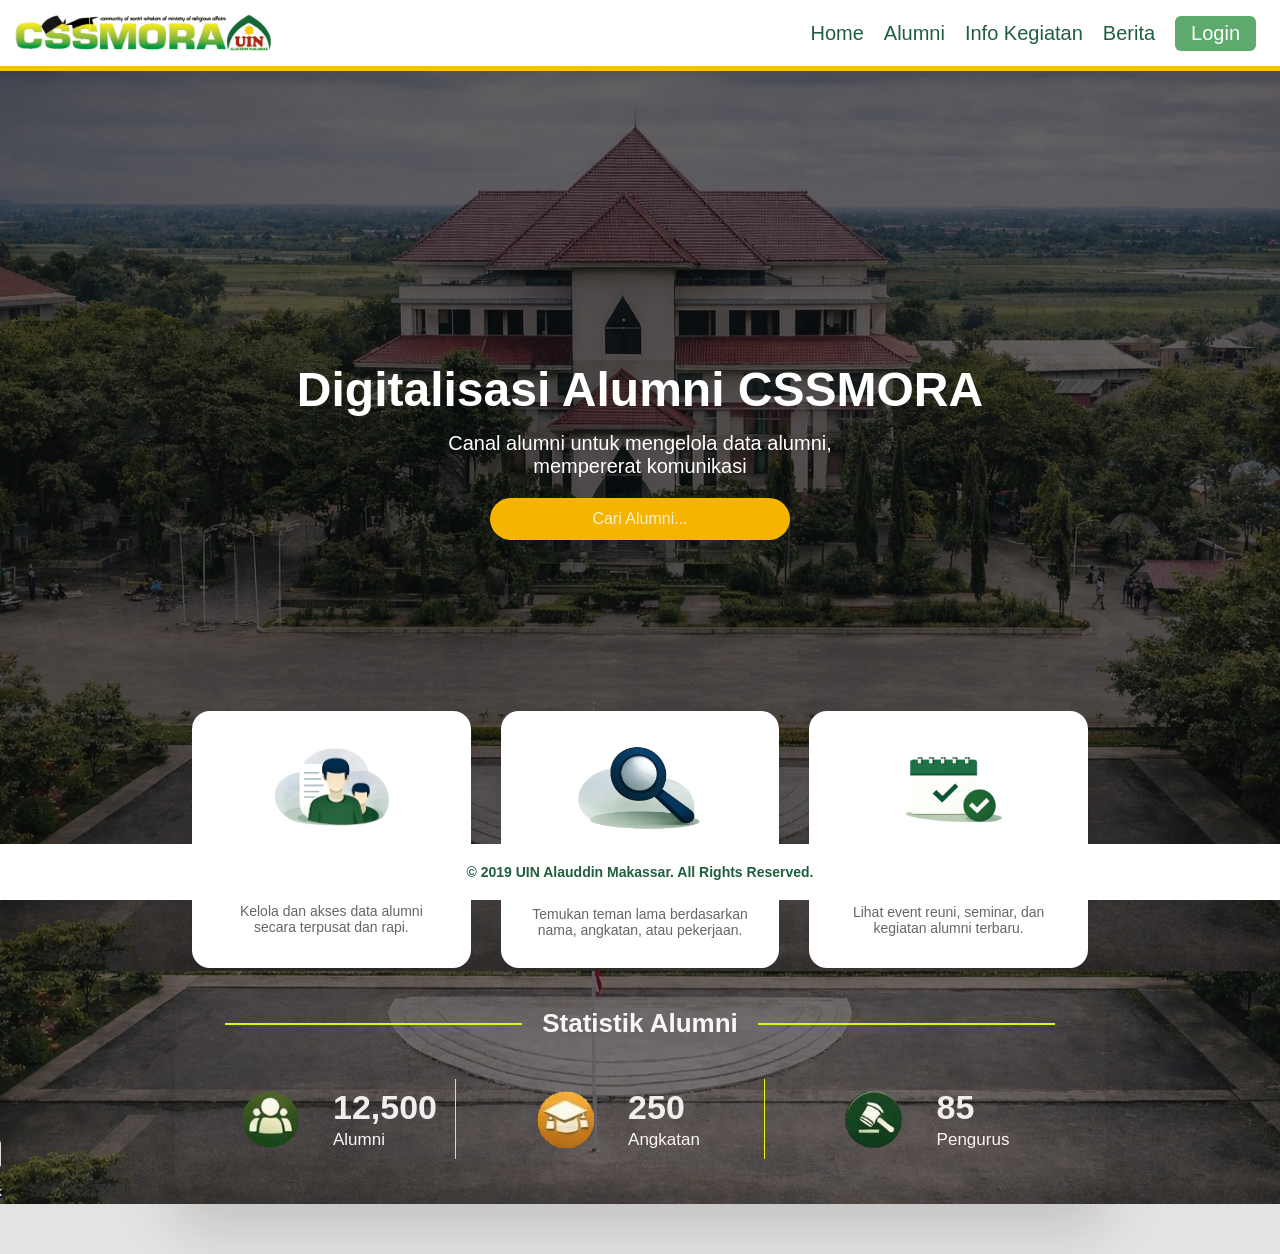
<file: home/index.html>
<!DOCTYPE html>
<html lang="id">
<head>
    <meta charset="UTF-8">
    <title>CSSMORA Alumni</title>
    <link rel="stylesheet" href="../home/styles.css">
    
</head>
<body>

<!-- NAVBAR -->
<header>
    <div class="container nav">
        <img src="cssmora.jpeg" class="logo-img">
        <nav>
    <a href="../home/index.html">Home</a>
    <a href="../ALUMNI/index.php">Alumni</a>
     <a href="../INFO/index.php">Info Kegiatan</a>
    <a href="../berita/index.html">Berita</a>
    <a href="../login/index.php" class="login">Login</a>
</nav>
    </div>
</header>


<!-- HERO SECTION -->
<section class="hero">
    <div class="overlay"></div>
    <div class="hero-content">
        
        <h1>Digitalisasi Alumni CSSMORA</h1>
        <p>Canal alumni untuk mengelola data alumni, <br>mempererat komunikasi </p>
        
        <form action="../ALUMNI/index.php" method="GET" class="form-hero-kuning">
            <input type="text" name="cari" placeholder="Cari Alumni..." class="input-cari-kuning">
            <button type="submit" style="display:none;"></button>
        </form>
        </div>
</section>
<!-- FITUR -->
<section class="fitur container">
    <div class="card">
    <img src="orang2.png" alt="Data Alumni" class="card-icon">
    <h3>Data Alumni</h3>
    <hr>
    <p>Kelola dan akses data alumni secara terpusat dan rapi.</p>
</div>
<div class="card">
    <img src="cari.png" alt="Cari Alumni" class="card-icon">
    <h3>Cari Alumni</h3>
    <hr>
    <p>Temukan teman lama berdasarkan nama, angkatan, atau pekerjaan.</p>
</div>
<div class="card">
    <img src="info2.png" alt="Info Kegiatan" class="card-icon">
    <h3>Info Kegiatan</h3>
    <hr>
    <p>Lihat event reuni, seminar, dan kegiatan alumni terbaru.</p>
</div>

</section>
<!-- STATISTIK -->
<section class="statistik">
    <div class="stat-box">

        <div class="stat-title">
            <div class="garis"></div>
            <h2>Statistik Alumni</h2>
            <div class="garis"></div>
        </div>

        <div class="stat-content">

            <div class="stat-item">
                <div class="stat-icon hijau">
                    <img src="../home/alumni.png">
                </div>
                <div>
                    <h3>12,500</h3>
                    <p>Alumni</p>
                </div>

                <div class="social-media">
    <h4>Follow Us</h4>

    <div class="social-icons">
    <a href="https://www.facebook.com/cssmora.nasional" target="_blank" class="icon-link">
        <div class="icon-box">
            <img src="../img/fb.png">
            <span>Facebook</span>
        </div>
    </a>

    <a href=" https://l.instagram.com/?u=https%3A%2F%2Flinktr.ee%2Fcssmorauinam8%3Futm_source%3Dig%26utm_medium%3Dsocial%26utm_content%3Dlink_in_bio%26fbclid%3DPAZXh0bgNhZW0CMTEAc3J0YwZhcHBfaWQMMjU2MjgxMDQwNTU4AAGn4TyTwmgG8ekVo2SjE6OYF9p08zvt8YLM1NXkhTU0qIxYwUdqmaOFGg0RURk_aem_JEyHV66PhD1UrA0DRbMJJA&e=AT7cuDwrzSRG-_j6G393Bmd4rNdxxm9IVHJuXkDAOnKYhB5HFTtULr18udG-a2jfJtTHElc53EwuaU4K384hiVUGXo43R5MsdH6scipC2Q " target="_blank" class="icon-link">
        <div class="icon-box">
            <img src="../img/ig.png">
            <span>Instagram</span>
        </div>
    </a>

    <a href="http://www.youtube.com/@cssmorauinam" target="_blank" class="icon-link">
        <div class="icon-box">
            <img src="../img/yt.png">
            <span>YouTube</span>
        </div>
    </a>

    <a href="https://www.tiktok.com/@cssmorauinam?is_from_webapp=1&sender_device=pc" target="_blank" class="icon-link">
        <div class="icon-box">
            <img src="../img/tt.png">
            <span>TikTok</span>
        </div>
    </a>
</div>
            </div>

            <div class="stat-divider"></div>

            <div class="stat-item">
                <div class="stat-icon emas">
                    <img src="../home/topi.png">
                </div>
                <div>
                    <h3>250</h3>
                    <p>Angkatan</p>
                </div>
            </div>

            <div class="stat-divider"></div>

            <div class="stat-item">
                <div class="stat-icon hijau">
                    <img src="../home/palu.png">
                </div>
                <div>
                    <h3>85</h3>
                    <p>Pengurus</p>
                </div>
            </div>

        </div>

    </div>
</section>



<!-- FOOTER -->
<footer class="footer">
    © 2019 UIN Alauddin Makassar. All Rights Reserved.
</footer>
</body>
</html>
</file>
<file: home/styles.css>
/* ================= RESET */
* {
    margin: 0;
    padding: 0;
    box-sizing: border-box;
}

/* BODY  */
body {
    font-family: Arial, sans-serif;
    background: #e3e3e3;
    padding-bottom: 50px;  /* supaya konten tidak ketutup footer */
}


/* CONTAINER */
.container {
    width: 90%;
    margin: auto;
}

.page-content {
    min-height: 90vh;
    padding: 60px 0;
}

/* ================= NAVBAR ================= */
header {
    background: #ffffff;
    padding: 13px 0;
    border-bottom: 5px solid #f8c20f;

    position: sticky;
    top: 0;
    z-index: 9999;
}
.nav {
    display: flex;
    justify-content: space-between;
    align-items: center;
}

.logo-img {
    height: 40px;
    object-fit: contain;
    margin-left: -50px;
}

nav {
    display: flex;
    gap: 20px;
    margin-right: -40px;
}

nav a {
    color: #1f5f3f;
    text-decoration: none;
    font-size: 20px;
    font-weight: 500;
    transition: 0.3s;
    display: flex;
    align-items: center;
}

.login {
    background: #5daa6c;
    color: white !important;
    padding: 6px 16px;
    border-radius: 6px;
    display: flex;
    align-items: center;
}

.login-btn:hover {
    background: #144d32;
    color: white;
}

nav a:hover {
    color: #d4af37;
}

/* ================= HERO ================= */
.hero {
    position: relative;
    width: 100%;
    height: 100vh;
    background-image: url('../img/gedung.jpeg');
    background-size: cover;
    background-position: center 10%;
    background-repeat: no-repeat;
    display: flex;
    align-items: center;
    justify-content: center;
    text-align: center;
    color: white;
}

.overlay {
    position: absolute;
    width: 100%;
    height: 100%;
    background: rgba(0,0,0,0.6);
}

.hero-content {
    position: relative;
    z-index: 2;
     transform: translateY(-70px); /* naik 50px */
}
.hero h1 {
    font-size: 48px;
    margin-bottom: 15px;
}

.hero p {
    font-size: 20px;
    margin-bottom: 20px;
}

.btn {
    background: #f4b400;
    padding: 10px 18px;
    border-radius: 6px;
    text-decoration: none;
    color: white;
    font-weight: bold;
    transition: 0.3s;
}

.btn:hover {
    background: #d99a00;
}
/* ====FITUR==== */
.fitur {
    position: relative;
    z-index: 5;
    margin-top: -260px;

    display: grid;
    grid-template-columns: repeat(3, 1fr);
    gap: 30px;

    width: 70%;
    margin-left: auto;
    margin-right: auto;
}

.card {
    background: white;
    padding: 30px;
    border-radius: 18px;
    box-shadow: 0 15px 35px rgba(0,0,0,0.1);
    text-align: center;

    display: flex;
    flex-direction: column;
    align-items: center;
    justify-content: center;

    min-height: 230px;
    transition: 0.3s;
}

.card:hover {
    transform: translateY(-5px);
}

.card-icon {
    width: 140px;
    margin-bottom: 15px;
}

.card h3 {
    margin-bottom: 10px;
}

.card hr {
    width: 60%;
    margin: 10px auto;
    border: 0;
    border-top: 1px solid #ddd;
}

.card p {
    color: #666;
    font-size: 14px;
}
/* ================= STATISTIK ================= */
.statistik {
     padding: 0px 20px; 
     display: flex; 
     justify-content: center;
      background: linear-gradient(rgba(0,0,0,0.5), rgba(0,0,0,0.5)),
       url('../img/p.jpeg') center/cover no-repeat; } 
       
.stat-box {
     padding: 40px 50px;
     border-radius: 25px; 
     width: 75%; 
     max-width: 1000px; 
     box-shadow: 0 25px 60px rgba(0,0,0,0.15); 
    } 
    
    /* JUDUL */ 
.stat-title { 
    display: flex; 
    align-items: center; 
    justify-content: center;
     margin-bottom: 35px; gap: 20px; 
} 
.stat-title h2 {
     font-size: 26px; 
     font-weight: 600; 
     color: #faf6f6; 
 } 
 .garis {
     flex: 1; 
     height: 2px; background: #daf418; } 
     
/* CONTENT */ 

.stat-content { 
    display: flex; 
    align-items: center;
     justify-content: space-between; } 
     
/* ITEM STATISTIK */
.stat-item {
    display: flex;
    align-items: center;
    gap: 18px;
    flex: 1;
    justify-content: center;
}

/* ICON */
.stat-icon {
    width: 90px;
    height: 90px;
    border-radius: 50%;
    display: flex;
    align-items: center;
    justify-content: center;
}

.stat-icon img {
    width: 65px;
}

/* ANGKA */
.stat-item h3 {
    font-size: 34px;
    font-weight: 700;
    color: #f3eeee;
    margin-bottom: 3px;
}

/* TEXT */
.stat-item p {
    font-size: 17px;
    color: #fcf6f6;
}

/* GARIS VERTIKAL */
.stat-divider {
    width: 1px;
    height: 80px;
    background: #e6f60d;
}

/* ================= SOCIAL MEDIA  ================= */

.stat-box {
    display: grid;
    position: relative; /* penting supaya social bisa absolute */
}


.social-media {
    display: grid;
    position: absolute;
    left: -400px;
    bottom: 5px;

background: none;
    padding: 0;              /* opsional */
    box-shadow: none;        /* hapus bayangan */
}
.social-media h4 {
    color: white;
    margin-bottom: 15px;
    font-size: 18px;
}

.social-icons {
    display: flex;
    gap: 20px;
}

.icon-box {
    display: flex;
    flex-direction: column;
    align-items: center;
    cursor: pointer;
}

.icon-box img {
    width: 35px;
    height: 35px;
    filter: brightness(0) invert(1);
    margin-bottom: 5px;
    transition: 0.3s;
}

.icon-box img:hover {
    transform: scale(1.2);
}

.icon-box span {
    font-size: 13px;
    color: white;
}
.social-media p {
    font-size: 15px;
    margin-bottom: 8px;
    color: #333;
}

.social-icons {
    display: flex;
    gap: 8px;
}

.social-icons img {
    width: 30x;
    height: 30px;
    filter: brightness(0) invert(1);
    position: relative;
    top: -10px;   /* ini yang bikin naik */
}
.social-icons img:hover {
    transform: scale(1.2);
}
/* ================= FOOTER ================= */
.footer {
    background: #ffffff; /* Menggunakan HEX solid agar pasti tidak transparan */
    color: #1f5f3f;      /* Warna teks hijau tua yang tegas */
    text-align: center;
    padding: 20px 0;     /* Sedikit lebih tebal ukurannya */
    font-size: 14px;
    font-weight: bold;   /* Menebalkan tulisan di footer */

    position: fixed;
    bottom: 0;
    left: 0;
    width: 100%;
    z-index: 9999;
}



.form-hero-kuning {
    display: flex;
    justify-content: center;
    margin-top: 20px;
}

.input-cari-kuning {
    background-color: #f4b400; /* Warna kuning CSSMoRA */
    color: white;              /* Warna teks saat mengetik */
    padding: 12px 35px;
    border-radius: 30px;       /* Lonjong sempurna */
    border: none;
    width: 300px;              /* Lebar kotak */
    text-align: center;        /* Teks placeholder di tengah */
    font-weight: bold;
    font-size: 16px;
    outline: none;             /* Menghilangkan garis biru saat diklik */
    transition: 0.3s;
    cursor: text;
}

/* Mengubah warna tulisan "Cari Alumni di sini..." jadi putih transparan */
.input-cari-kuning::placeholder {
    color: rgba(255, 255, 255, 0.8);
    font-weight: normal;
}

.input-cari-kuning:focus {
    background-color: #d4a017; /* Sedikit gelap saat diklik */
    width: 400px;              /* Memanjang sedikit saat user mulai mengetik */
    box-shadow: 0 4px 15px rgba(0,0,0,0.3);
}
</file>
